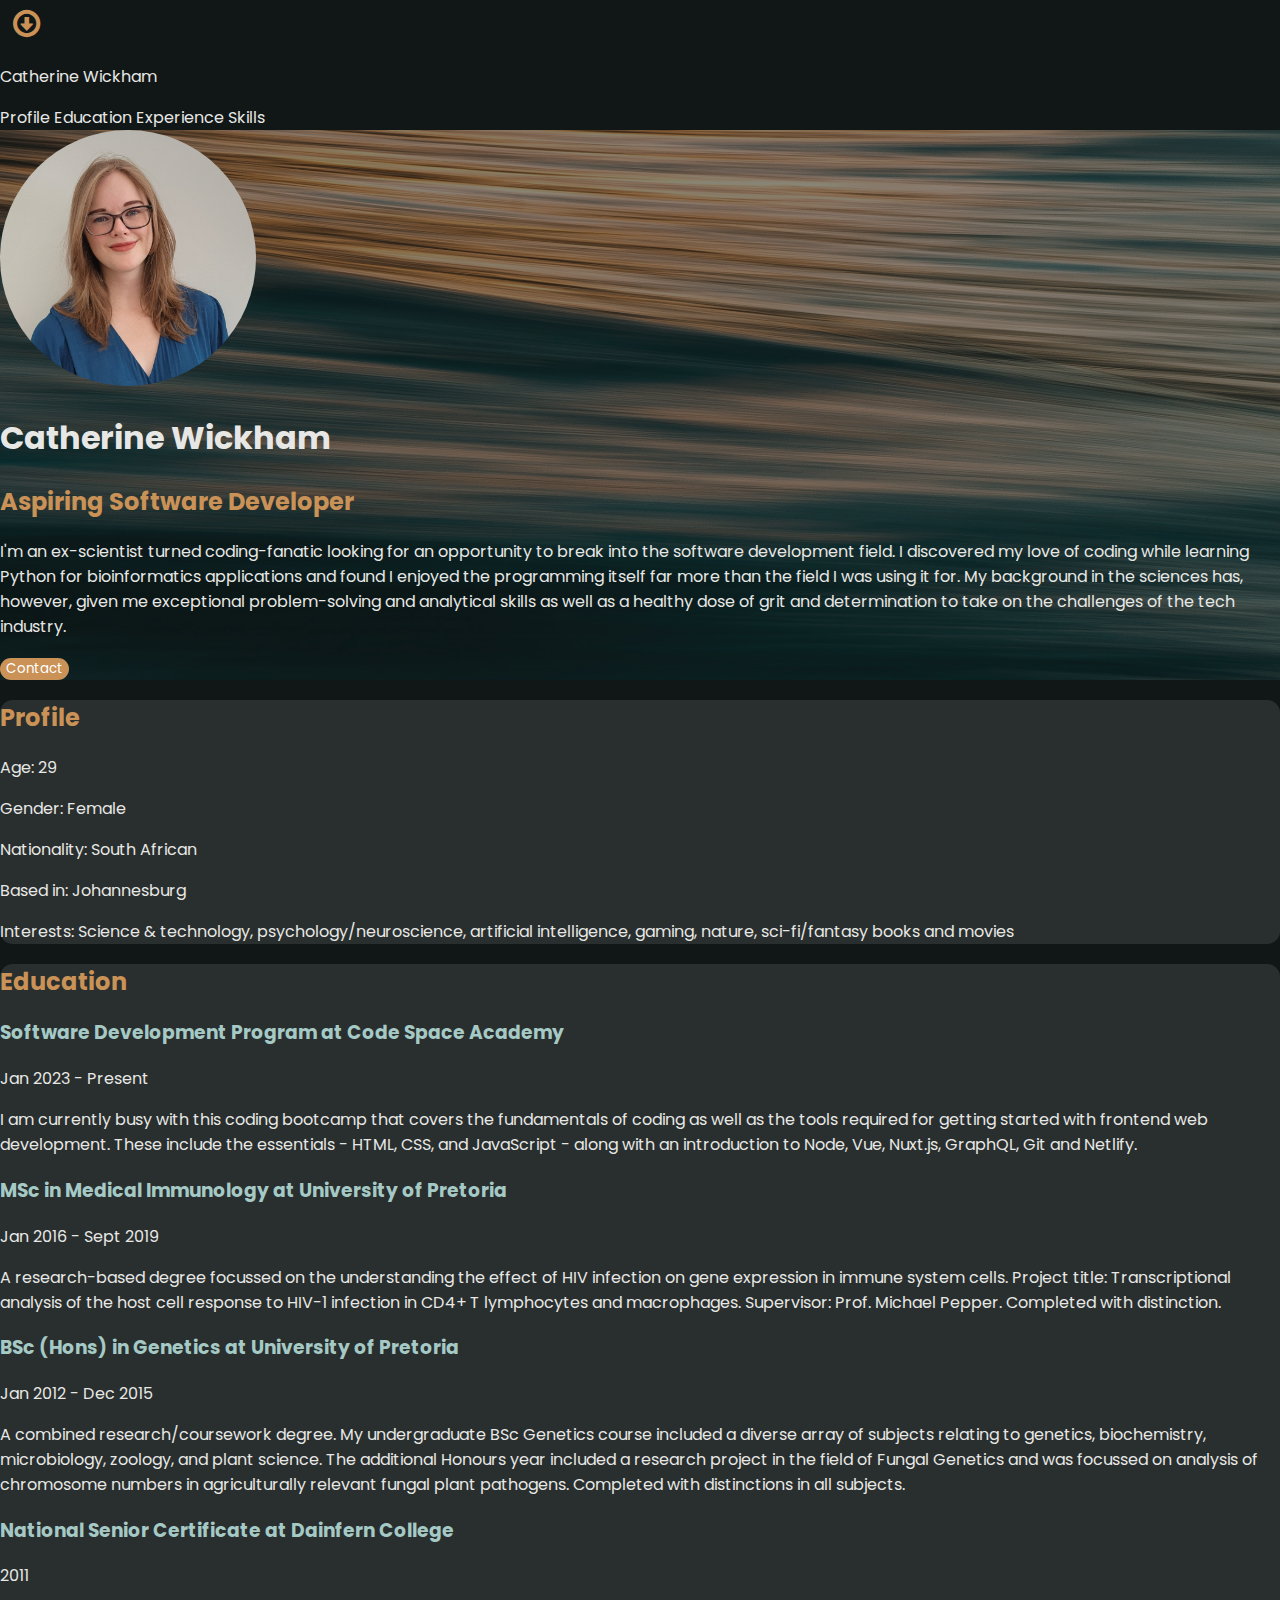
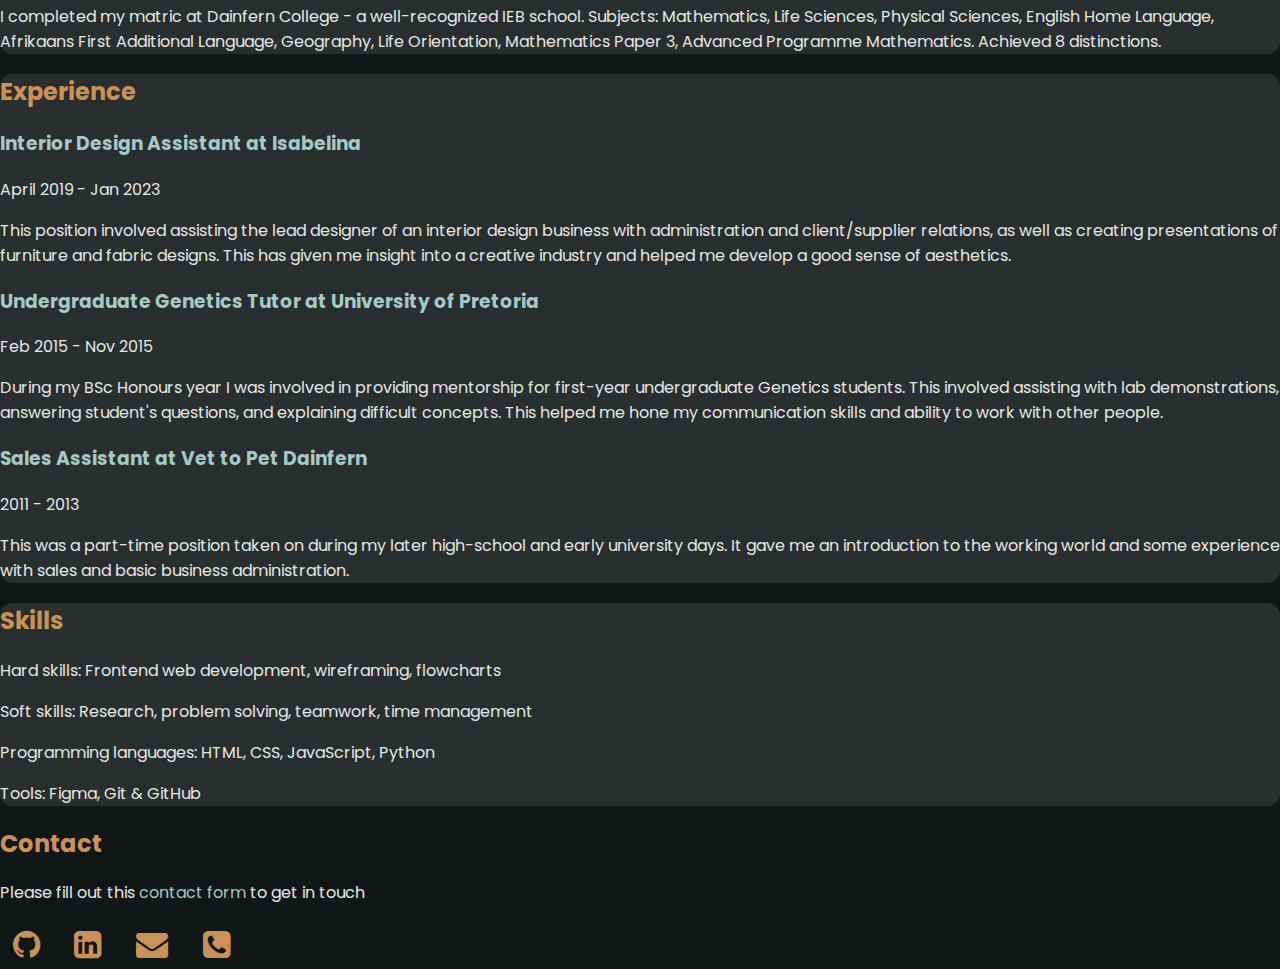
<file: index.html>
<!DOCTYPE html>
<html lang="en">
  <head>
    <meta charset="UTF-8" />
    <meta name="viewport" content="width=device-width, initial-scale=1.0" />
    <meta http-equiv="X-UA-Compatible" content="ie=edge" />
    <title>Catherine Wickham Digital Resumé</title>
    <link
      rel="stylesheet"
      href="https://fonts.googleapis.com/css2?family=Poppins"
    />
    <link
      rel="stylesheet"
      href="https://cdnjs.cloudflare.com/ajax/libs/font-awesome/4.7.0/css/font-awesome.min.css"
    />
    <link rel="stylesheet" href="/css/stylesheet.css" />
  </head>
  <body>
    <!-- ====== Nagivation Bar ====== -->
    <nav>
      <a
        class="icons"
        id="downloadCV"
        title="Download CV"
        href="resources/CatherineWickhamCV_June_2022.pdf"
        download="catherineWickhamCV"
        ><i class="fa fa-arrow-circle-o-down" aria-hidden="true"></i>
      </a>
      <p id="navTitle">Catherine Wickham</p>
      <a class="navButton" href="#profile">Profile</a>
      <a class="navButton" href="#education">Education</a>
      <a class="navButton" href="#experience">Experience</a>
      <a class="navButton" href="#skills">Skills</a>
    </nav>
    <!-- ======= Hero Section ====== -->
    <div id="headerBackground">
      <header>
        <picture>
          <source
            srcset="images/profilePicSmall.jpg"
            media="(max-width: 425px)"
          />
          <img
            id="profilePicture"
            src="images/profilePicLarge.jpg"
            alt="Profile Picture"
            width="175"
          />
        </picture>

        <section id="heroContent">
          <hgroup>
            <h1>Catherine Wickham</h1>
            <h2>Aspiring Software Developer</h2>
          </hgroup>
          <p id="heroText">
            I'm an ex-scientist turned coding-fanatic looking for an opportunity
            to break into the software development field. I discovered my love
            of coding while learning Python for bioinformatics applications and
            found I enjoyed the programming itself far more than the field I was
            using it for. My background in the sciences has, however, given me
            exceptional problem-solving and analytical skills as well as a
            healthy dose of grit and determination to take on the challenges of
            the tech industry.
          </p>
          <button>
            <a class="heroButton" href="#contactHeading">Contact</a>
          </button>
        </section>
      </header>
    </div>

    <!-- ====== Main Article ====== -->

    <!-- ====== Profile Section ====== -->
    <main>
      <section class="mainSection" id="profile">
        <h2>Profile</h2>
        <div id="profileText">
          <p>Age: 29</p>
          <p>Gender: Female</p>
          <p>Nationality: South African</p>
          <p>Based in: Johannesburg</p>
          <p>
            Interests: Science & technology, psychology/neuroscience, artificial
            intelligence, gaming, nature, sci-fi/fantasy books and movies
          </p>
        </div>
      </section>
      <!-- ====== Education Section ====== -->
      <section class="mainSection" id="education">
        <h2>Education</h2>

        <div class="sectionItem" id="educationItem1">
          <hgroup>
            <h3>
              Software Development Program at
              <a
                class="textLink"
                href="https://www.codespace.co.za/"
                target="_blank"
                >Code Space Academy</a
              >
            </h3>
            <p class="dates">Jan 2023 - Present</p>
          </hgroup>
          <p>
            I am currently busy with this coding bootcamp that covers the
            fundamentals of coding as well as the tools required for getting
            started with frontend web development. These include the essentials
            - HTML, CSS, and JavaScript - along with an introduction to Node,
            Vue, Nuxt.js, GraphQL, Git and Netlify.
          </p>
        </div>

        <div class="sectionItem" id="educationItem2">
          <hgroup>
            <h3>
              MSc in Medical Immunology at
              <a class="textLink" href="https://www.up.ac.za/" target="_blank"
                >University of Pretoria</a
              >
            </h3>
            <p class="dates">Jan 2016 - Sept 2019</p>
          </hgroup>
          <p>
            A research-based degree focussed on the understanding the effect of
            HIV infection on gene expression in immune system cells. Project
            title: Transcriptional analysis of the host cell response to HIV-1
            infection in CD4+ T lymphocytes and macrophages. Supervisor: Prof.
            Michael Pepper. Completed with distinction.
          </p>
        </div>

        <div class="sectionItem" id="educationItem3">
          <hgroup>
            <h3>
              BSc (Hons) in Genetics at
              <a class="textLink" href="https://www.up.ac.za/" target="_blank"
                >University of Pretoria</a
              >
            </h3>
            <p class="dates">Jan 2012 - Dec 2015</p>
          </hgroup>
          <p>
            A combined research/coursework degree. My undergraduate BSc Genetics
            course included a diverse array of subjects relating to genetics,
            biochemistry, microbiology, zoology, and plant science. The
            additional Honours year included a research project in the field of
            Fungal Genetics and was focussed on analysis of chromosome numbers
            in agriculturally relevant fungal plant pathogens. Completed with
            distinctions in all subjects.
          </p>
        </div>

        <div class="sectionItem" id="educationItem4">
          <hgroup>
            <h3>
              National Senior Certificate at
              <a
                class="textLink"
                href="https://www.dainferncollege.co.za/"
                target="_blank"
                >Dainfern College</a
              >
            </h3>
            <p class="dates">2011</p>
          </hgroup>
          <p>
            I completed my matric at Dainfern College - a well-recognized IEB
            school. Subjects: Mathematics, Life Sciences, Physical Sciences,
            English Home Language, Afrikaans First Additional Language,
            Geography, Life Orientation, Mathematics Paper 3, Advanced Programme
            Mathematics. Achieved 8 distinctions.
          </p>
        </div>
      </section>
      <!-- ====== Experience Section ====== -->
      <section class="mainSection" id="experience">
        <h2>Experience</h2>

        <div class="sectionItem" id="experienceItem1">
          <hgroup>
            <h3>
              Interior Design Assistant at
              <a
                class="textLink"
                href="https://www.isabelina.co.za/"
                target="_blank"
                >Isabelina</a
              >
            </h3>
            <p class="dates">April 2019 - Jan 2023</p>
          </hgroup>
          <p>
            This position involved assisting the lead designer of an interior
            design business with administration and client/supplier relations,
            as well as creating presentations of furniture and fabric designs.
            This has given me insight into a creative industry and helped me
            develop a good sense of aesthetics.
          </p>
        </div>

        <div class="sectionItem" id="experienceItem2">
          <hgroup>
            <h3>
              Undergraduate Genetics Tutor at
              <a class="textLink" href="https://www.up.ac.za/" target="_blank"
                >University of Pretoria</a
              >
            </h3>
            <p class="dates">Feb 2015 - Nov 2015</p>
          </hgroup>
          <p>
            During my BSc Honours year I was involved in providing mentorship
            for first-year undergraduate Genetics students. This involved
            assisting with lab demonstrations, answering student's questions,
            and explaining difficult concepts. This helped me hone my
            communication skills and ability to work with other people.
          </p>
        </div>

        <div class="sectionItem" id="experienceItem3">
          <hgroup>
            <h3>Sales Assistant at Vet to Pet Dainfern</h3>
            <p class="dates">2011 - 2013</p>
          </hgroup>
          <p>
            This was a part-time position taken on during my later high-school
            and early university days. It gave me an introduction to the working
            world and some experience with sales and basic business
            administration.
          </p>
        </div>
      </section>
      <!-- ====== Skills Section ====== -->
      <section class="mainSection" id="skills">
        <h2>Skills</h2>
        <div id="skillsText">
          <p>Hard skills: Frontend web development, wireframing, flowcharts</p>
          <p>
            Soft skills: Research, problem solving, teamwork, time management
          </p>
          <p>Programming languages: HTML, CSS, JavaScript, Python</p>
          <p>Tools: Figma, Git & GitHub</p>
        </div>
      </section>
    </main>
    <!-- ====== Contact Section ====== -->
    <div id="footerBackground">
      <footer>
        <h2 id="contactHeading">Contact</h2>
        <p id="contactText">
          Please fill out this
          <a class="textLink" href="https://www.isabelina.co.za/"
            >contact form</a
          >
          to get in touch
        </p>
        <div id="iconsBox">
          <a
            class="icons"
            title="Go to GitHub page"
            href="https://github.com/CatherineWickham"
            target="_blank"
            ><i class="fa fa-github" aria-hidden="true"></i>
          </a>
          <a
            class="icons"
            title="Go to LinkedIn page"
            href="https://www.linkedin.com/in/catherine-wickham-70b037258"
            target="_blank"
            ><i class="fa fa-linkedin-square" aria-hidden="true" ;></i>
          </a>
          <a
            class="icons"
            title="Send email"
            href="mailto: cathhwickham@gmail.com"
            target="_blank"
            ><i class="fa fa-envelope" aria-hidden="true"></i>
          </a>
          <a class="icons" title="Call" href="tel: +27716838349" target="_blank"
            ><i class="fa fa-phone-square" aria-hidden="true"></i>
          </a>
        </div>
      </footer>
    </div>
  </body>
</html>
</file>
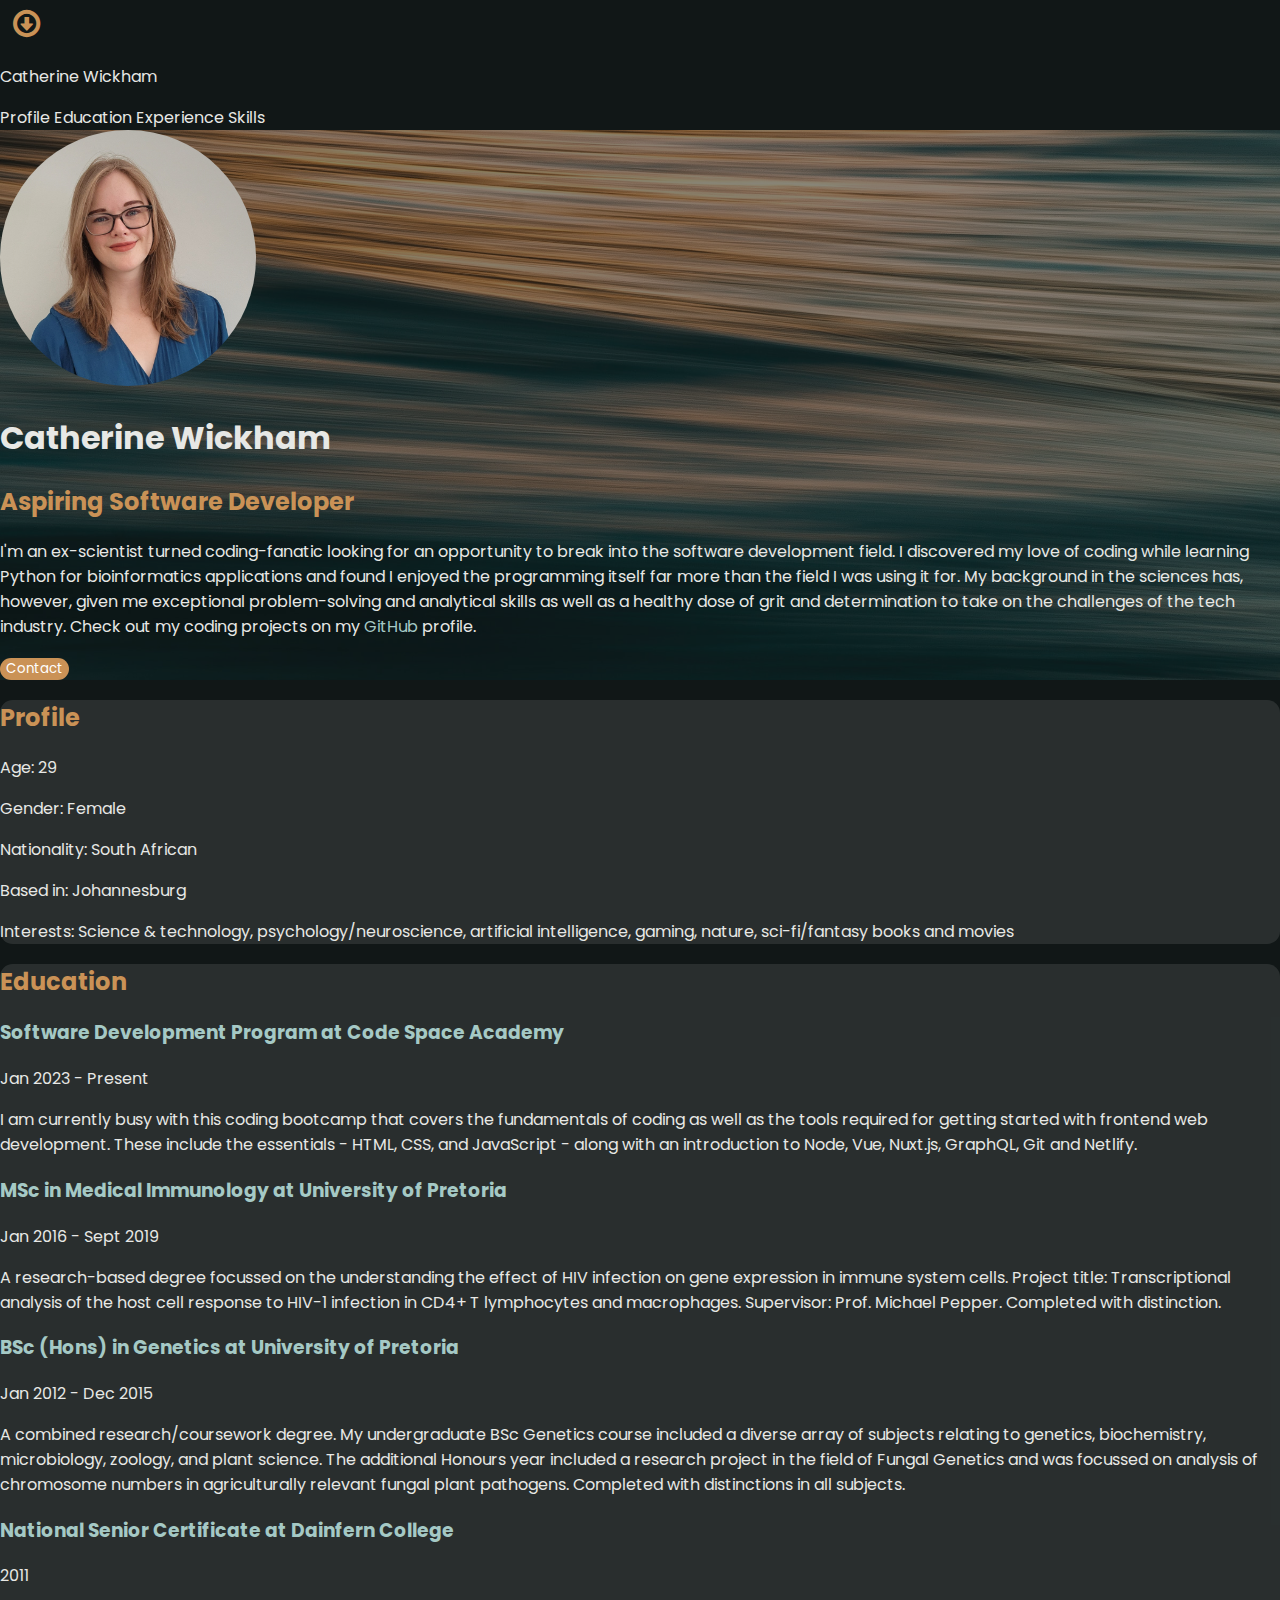
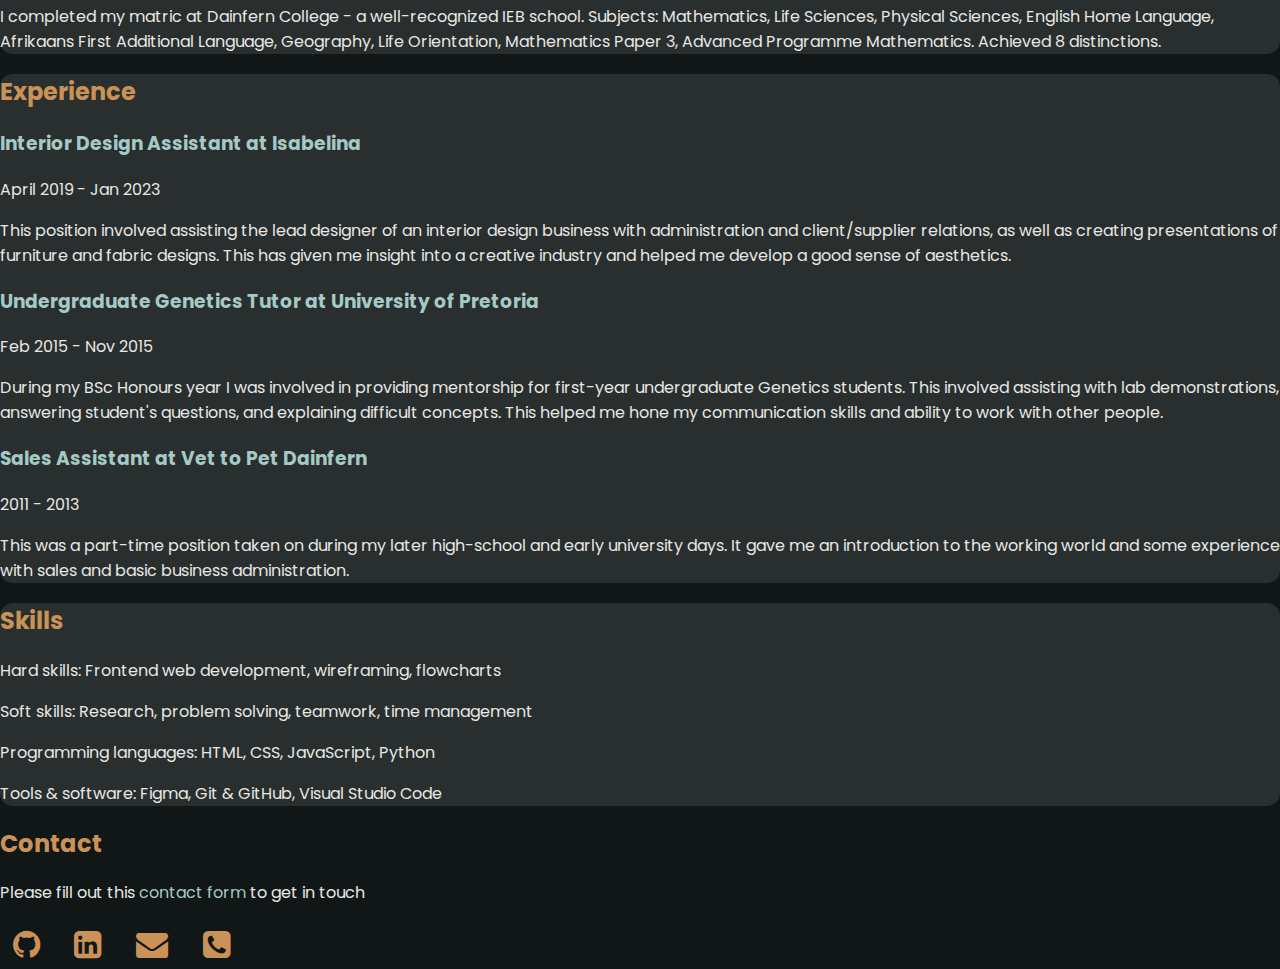
<file: CATWIC066_FTO2301_GroupB_CatherineWickham_ITW9_Final Resume/index.html>
<!DOCTYPE html>
<html lang="en">
  <head>
    <meta charset="UTF-8" />
    <meta name="viewport" content="width=device-width, initial-scale=1.0" />
    <meta http-equiv="X-UA-Compatible" content="ie=edge" />
    <title>Catherine Wickham Digital Resumé</title>
    <link
      rel="stylesheet"
      href="https://fonts.googleapis.com/css2?family=Poppins"
    />
    <link
      rel="stylesheet"
      href="https://cdnjs.cloudflare.com/ajax/libs/font-awesome/4.7.0/css/font-awesome.min.css"
    />
    <link rel="stylesheet" href="/css/stylesheet.css" />
  </head>
  <body>
    <!-- ====== Nagivation Bar ====== -->
    <nav>
      <a
        class="icons"
        id="downloadCV"
        title="Download CV"
        href="resources/CatherineWickhamCV_June_2022.pdf"
        download="catherineWickhamCV"
        ><i class="fa fa-arrow-circle-o-down" aria-hidden="true"></i>
      </a>
      <p id="navTitle">Catherine Wickham</p>
      <a class="navButton" href="#profile">Profile</a>
      <a class="navButton" href="#education">Education</a>
      <a class="navButton" href="#experience">Experience</a>
      <a class="navButton" href="#skills">Skills</a>
    </nav>
    <!-- ======= Hero Section ====== -->
    <div id="headerBackground">
      <header>
        <picture>
          <source
            srcset="images/profilePicSmall.jpg"
            media="(max-width: 425px)"
          />
          <img
            id="profilePicture"
            src="images/profilePicLarge.jpg"
            alt="Profile Picture"
            width="175"
          />
        </picture>

        <section id="heroContent">
          <hgroup>
            <h1>Catherine Wickham</h1>
            <h2>Aspiring Software Developer</h2>
          </hgroup>
          <p id="heroText">
            I'm an ex-scientist turned coding-fanatic looking for an opportunity
            to break into the software development field. I discovered my love
            of coding while learning Python for bioinformatics applications and
            found I enjoyed the programming itself far more than the field I was
            using it for. My background in the sciences has, however, given me
            exceptional problem-solving and analytical skills as well as a
            healthy dose of grit and determination to take on the challenges of
            the tech industry. Check out my coding projects on my
            <a
              class="textLink"
              href="https://github.com/CatherineWickham"
              target="_blank"
              >GitHub</a
            >
            profile.
          </p>
          <button>
            <a class="heroButton" href="#contactHeading">Contact</a>
          </button>
        </section>
      </header>
    </div>

    <!-- ====== Main Article ====== -->

    <!-- ====== Profile Section ====== -->
    <main>
      <section class="mainSection" id="profile">
        <h2>Profile</h2>
        <div id="profileText">
          <p>Age: 29</p>
          <p>Gender: Female</p>
          <p>Nationality: South African</p>
          <p>Based in: Johannesburg</p>
          <p>
            Interests: Science & technology, psychology/neuroscience, artificial
            intelligence, gaming, nature, sci-fi/fantasy books and movies
          </p>
        </div>
      </section>
      <!-- ====== Education Section ====== -->
      <section class="mainSection" id="education">
        <h2>Education</h2>

        <div class="sectionItem" id="educationItem1">
          <hgroup>
            <h3>
              Software Development Program at
              <a
                class="textLink"
                href="https://www.codespace.co.za/"
                target="_blank"
                >Code Space Academy</a
              >
            </h3>
            <p class="dates">Jan 2023 - Present</p>
          </hgroup>
          <p>
            I am currently busy with this coding bootcamp that covers the
            fundamentals of coding as well as the tools required for getting
            started with frontend web development. These include the essentials
            - HTML, CSS, and JavaScript - along with an introduction to Node,
            Vue, Nuxt.js, GraphQL, Git and Netlify.
          </p>
        </div>

        <div class="sectionItem" id="educationItem2">
          <hgroup>
            <h3>
              MSc in Medical Immunology at
              <a class="textLink" href="https://www.up.ac.za/" target="_blank"
                >University of Pretoria</a
              >
            </h3>
            <p class="dates">Jan 2016 - Sept 2019</p>
          </hgroup>
          <p>
            A research-based degree focussed on the understanding the effect of
            HIV infection on gene expression in immune system cells. Project
            title: Transcriptional analysis of the host cell response to HIV-1
            infection in CD4+ T lymphocytes and macrophages. Supervisor: Prof.
            Michael Pepper. Completed with distinction.
          </p>
        </div>

        <div class="sectionItem" id="educationItem3">
          <hgroup>
            <h3>
              BSc (Hons) in Genetics at
              <a class="textLink" href="https://www.up.ac.za/" target="_blank"
                >University of Pretoria</a
              >
            </h3>
            <p class="dates">Jan 2012 - Dec 2015</p>
          </hgroup>
          <p>
            A combined research/coursework degree. My undergraduate BSc Genetics
            course included a diverse array of subjects relating to genetics,
            biochemistry, microbiology, zoology, and plant science. The
            additional Honours year included a research project in the field of
            Fungal Genetics and was focussed on analysis of chromosome numbers
            in agriculturally relevant fungal plant pathogens. Completed with
            distinctions in all subjects.
          </p>
        </div>

        <div class="sectionItem" id="educationItem4">
          <hgroup>
            <h3>
              National Senior Certificate at
              <a
                class="textLink"
                href="https://www.dainferncollege.co.za/"
                target="_blank"
                >Dainfern College</a
              >
            </h3>
            <p class="dates">2011</p>
          </hgroup>
          <p>
            I completed my matric at Dainfern College - a well-recognized IEB
            school. Subjects: Mathematics, Life Sciences, Physical Sciences,
            English Home Language, Afrikaans First Additional Language,
            Geography, Life Orientation, Mathematics Paper 3, Advanced Programme
            Mathematics. Achieved 8 distinctions.
          </p>
        </div>
      </section>
      <!-- ====== Experience Section ====== -->
      <section class="mainSection" id="experience">
        <h2>Experience</h2>

        <div class="sectionItem" id="experienceItem1">
          <hgroup>
            <h3>
              Interior Design Assistant at
              <a
                class="textLink"
                href="https://www.isabelina.co.za/"
                target="_blank"
                >Isabelina</a
              >
            </h3>
            <p class="dates">April 2019 - Jan 2023</p>
          </hgroup>
          <p>
            This position involved assisting the lead designer of an interior
            design business with administration and client/supplier relations,
            as well as creating presentations of furniture and fabric designs.
            This has given me insight into a creative industry and helped me
            develop a good sense of aesthetics.
          </p>
        </div>

        <div class="sectionItem" id="experienceItem2">
          <hgroup>
            <h3>
              Undergraduate Genetics Tutor at
              <a class="textLink" href="https://www.up.ac.za/" target="_blank"
                >University of Pretoria</a
              >
            </h3>
            <p class="dates">Feb 2015 - Nov 2015</p>
          </hgroup>
          <p>
            During my BSc Honours year I was involved in providing mentorship
            for first-year undergraduate Genetics students. This involved
            assisting with lab demonstrations, answering student's questions,
            and explaining difficult concepts. This helped me hone my
            communication skills and ability to work with other people.
          </p>
        </div>

        <div class="sectionItem" id="experienceItem3">
          <hgroup>
            <h3>Sales Assistant at Vet to Pet Dainfern</h3>
            <p class="dates">2011 - 2013</p>
          </hgroup>
          <p>
            This was a part-time position taken on during my later high-school
            and early university days. It gave me an introduction to the working
            world and some experience with sales and basic business
            administration.
          </p>
        </div>
      </section>
      <!-- ====== Skills Section ====== -->
      <section class="mainSection" id="skills">
        <h2>Skills</h2>
        <div id="skillsText">
          <p>Hard skills: Frontend web development, wireframing, flowcharts</p>
          <p>
            Soft skills: Research, problem solving, teamwork, time management
          </p>
          <p>Programming languages: HTML, CSS, JavaScript, Python</p>
          <p>Tools & software: Figma, Git & GitHub, Visual Studio Code</p>
        </div>
      </section>
    </main>
    <!-- ====== Contact Section ====== -->
    <div id="footerBackground">
      <footer>
        <h2 id="contactHeading">Contact</h2>
        <p id="contactText">
          Please fill out this
          <a class="textLink" href="https://www.isabelina.co.za/"
            >contact form</a
          >
          to get in touch
        </p>
        <div id="iconsBox">
          <a
            class="icons"
            title="Go to GitHub page"
            href="https://github.com/CatherineWickham"
            target="_blank"
            ><i class="fa fa-github" aria-hidden="true"></i>
          </a>
          <a
            class="icons"
            title="Go to LinkedIn page"
            href="https://www.linkedin.com/in/catherine-wickham-70b037258"
            target="_blank"
            ><i class="fa fa-linkedin-square" aria-hidden="true" ;></i>
          </a>
          <a
            class="icons"
            title="Send email"
            href="mailto: cathhwickham@gmail.com"
            target="_blank"
            ><i class="fa fa-envelope" aria-hidden="true"></i>
          </a>
          <a class="icons" title="Call" href="tel: +27716838349" target="_blank"
            ><i class="fa fa-phone-square" aria-hidden="true"></i>
          </a>
        </div>
      </footer>
    </div>
  </body>
</html>
</file>
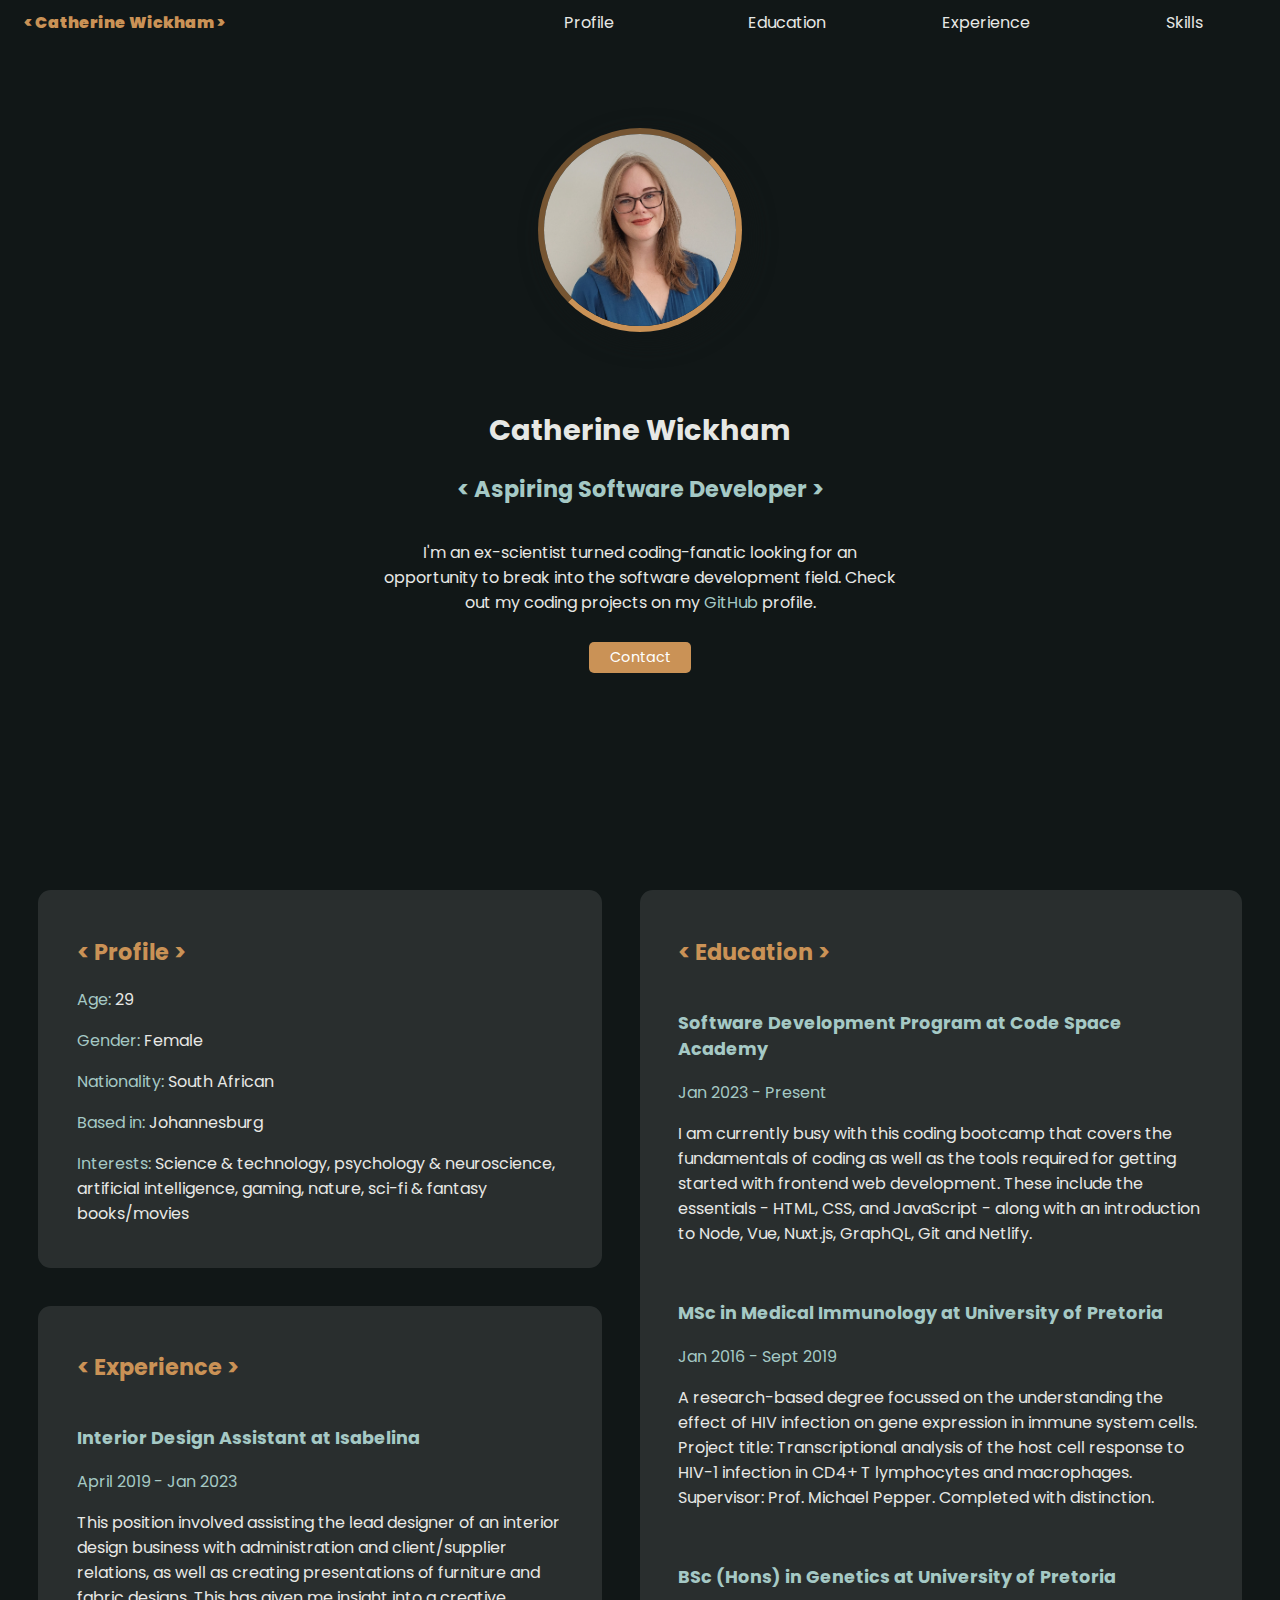
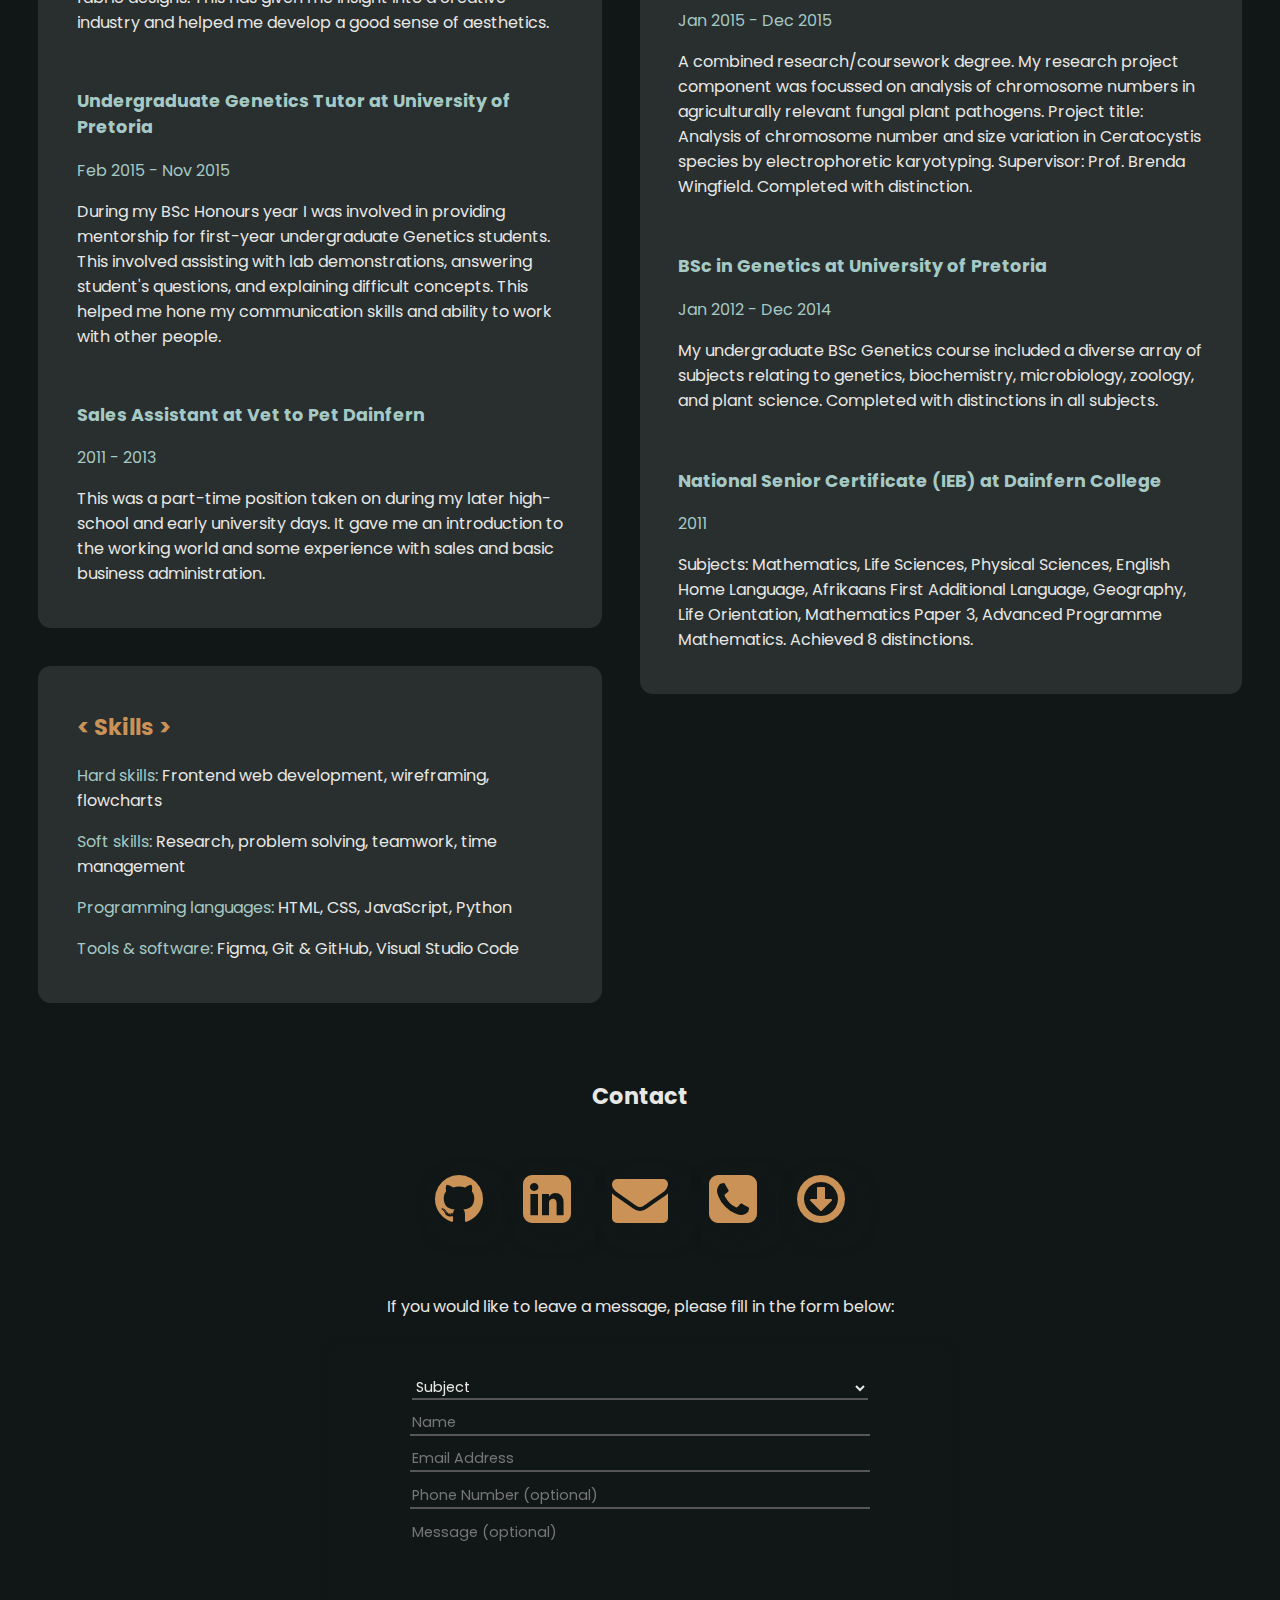
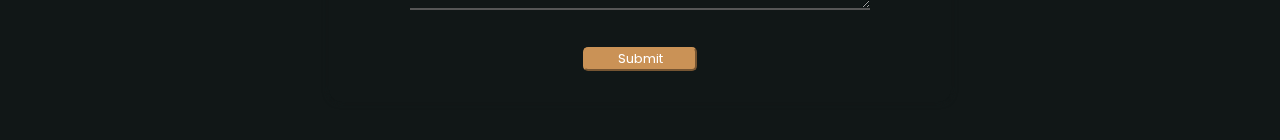
<file: CATWIC066_FTO2301_GroupB_CatherineWickham_ITW9_FinalResume/index.html>
<!DOCTYPE html>
<html lang="en">
  <head>
    <!-- Google tag (gtag.js) -->
    <script
      async
      src="https://www.googletagmanager.com/gtag/js?id=G-JCQTL9LBV5"
    ></script>
    <script>
      window.dataLayer = window.dataLayer || [];
      function gtag() {
        dataLayer.push(arguments);
      }
      gtag("js", new Date());

      gtag("config", "G-JCQTL9LBV5");
    </script>

    <meta charset="UTF-8" />
    <meta name="viewport" content="width=device-width, initial-scale=1.0" />
    <meta http-equiv="X-UA-Compatible" content="ie=edge" />
    <title>Catherine Wickham Digital Resumé</title>
    <link
      rel="stylesheet"
      href="https://fonts.googleapis.com/css2?family=Poppins"
    />
    <link
      rel="stylesheet"
      href="https://cdnjs.cloudflare.com/ajax/libs/font-awesome/4.7.0/css/font-awesome.min.css"
    />
    <link rel="stylesheet" href="css/stylesheet.css" />
  </head>
  <body>
    <!-- ====== Nagivation Bar start====== -->
    <nav>
      <div id="navTitle">&lt; Catherine Wickham &gt;</div>
      <a class="navButton" href="#profile">Profile</a>
      <a class="navButton" href="#education">Education</a>
      <a class="navButton" href="#experience">Experience</a>
      <a class="navButton" href="#skills">Skills</a>
    </nav>
    <!-- ====== Nagivation Bar end ====== -->

    <!-- ======= Hero Section start====== -->
    <div id="headerBackground">
      <header>
        <picture id="profilePictureOuter">
          <source
            srcset="images/profilePicSmall.jpg"
            media="(max-width: 500px)"
          />
          <img
            id="profilePicture"
            src="images/profilePicLarge.jpg"
            alt="Profile Picture"
            width="175"
          />
        </picture>

        <section id="heroContent">
          <hgroup>
            <h1>Catherine Wickham</h1>
            <h2 id="careerTitle">&lt; Aspiring Software Developer &gt;</h2>
          </hgroup>
          <p id="heroText">
            I'm an ex-scientist turned coding-fanatic looking for an opportunity
            to break into the software development field. Check out my coding
            projects on my
            <a
              class="textLink"
              href="https://github.com/CatherineWickham"
              target="_blank"
              >GitHub</a
            >
            profile.
          </p>
          <button>
            <a class="heroButton" href="#contactHeading">Contact</a>
          </button>
        </section>
      </header>
    </div>
    <!-- ======= Hero Section end ====== -->

    <!-- ====== Main Content column 1 start====== -->
    <main>
      <div id="mainColumn1">
        <!-- ====== Profile Section start ====== -->
        <section class="mainSection" id="profile">
          <h2>&lt; Profile &gt;</h2>
          <div id="profileText">
            <p><span class="accent">Age:</span> 29</p>
            <p><span class="accent">Gender:</span> Female</p>
            <p><span class="accent">Nationality:</span> South African</p>
            <p><span class="accent">Based in:</span> Johannesburg</p>
            <p>
              <span class="accent">Interests:</span> Science & technology,
              psychology & neuroscience, artificial intelligence, gaming,
              nature, sci-fi & fantasy books/movies
            </p>
          </div>
        </section>
        <!-- ====== Profile Section end ====== -->

        <!-- ====== Experience Section start ====== -->
        <section class="mainSection" id="experience">
          <h2>&lt; Experience &gt;</h2>

          <div class="sectionItem" id="experienceItem1">
            <hgroup>
              <h3>
                Interior Design Assistant at
                <a
                  class="textLink"
                  href="https://www.isabelina.co.za/"
                  target="_blank"
                  >Isabelina</a
                >
              </h3>
              <p class="accent">April 2019 - Jan 2023</p>
            </hgroup>
            <p>
              This position involved assisting the lead designer of an interior
              design business with administration and client/supplier relations,
              as well as creating presentations of furniture and fabric designs.
              This has given me insight into a creative industry and helped me
              develop a good sense of aesthetics.
            </p>
          </div>

          <div class="sectionItem" id="experienceItem2">
            <hgroup>
              <h3>
                Undergraduate Genetics Tutor at
                <a class="textLink" href="https://www.up.ac.za/" target="_blank"
                  >University of Pretoria</a
                >
              </h3>
              <p class="accent">Feb 2015 - Nov 2015</p>
            </hgroup>
            <p>
              During my BSc Honours year I was involved in providing mentorship
              for first-year undergraduate Genetics students. This involved
              assisting with lab demonstrations, answering student's questions,
              and explaining difficult concepts. This helped me hone my
              communication skills and ability to work with other people.
            </p>
          </div>

          <div class="sectionItem" id="experienceItem3">
            <hgroup>
              <h3>Sales Assistant at Vet to Pet Dainfern</h3>
              <p class="accent">2011 - 2013</p>
            </hgroup>
            <p>
              This was a part-time position taken on during my later high-school
              and early university days. It gave me an introduction to the
              working world and some experience with sales and basic business
              administration.
            </p>
          </div>
        </section>
        <!-- ====== Experience Section end ====== -->

        <!-- ====== Skills Section start ====== -->
        <section class="mainSection" id="skills">
          <h2>&lt; Skills &gt;</h2>
          <div id="skillsText">
            <p>
              <span class="accent">Hard skills:</span> Frontend web development,
              wireframing, flowcharts
            </p>
            <p>
              <span class="accent">Soft skills:</span> Research, problem
              solving, teamwork, time management
            </p>
            <p>
              <span class="accent">Programming languages:</span> HTML, CSS,
              JavaScript, Python
            </p>
            <p>
              <span class="accent">Tools & software:</span> Figma, Git & GitHub,
              Visual Studio Code
            </p>
          </div>
        </section>
        <!-- ====== Skills Section end ====== -->
      </div>
      <!-- ====== Main Content column 1 end====== -->

      <!-- ====== Main Content column 2 start====== -->
      <div id="mainColumn2">
        <!-- ====== Education Section start ====== -->
        <section class="mainSection" id="education">
          <h2>&lt; Education &gt;</h2>

          <div class="sectionItem" id="educationItem1">
            <hgroup>
              <h3>
                Software Development Program at
                <a
                  class="textLink"
                  href="https://www.codespace.co.za/"
                  target="_blank"
                  >Code Space Academy</a
                >
              </h3>
              <p class="accent">Jan 2023 - Present</p>
            </hgroup>
            <p>
              I am currently busy with this coding bootcamp that covers the
              fundamentals of coding as well as the tools required for getting
              started with frontend web development. These include the
              essentials - HTML, CSS, and JavaScript - along with an
              introduction to Node, Vue, Nuxt.js, GraphQL, Git and Netlify.
            </p>
          </div>

          <div class="sectionItem" id="educationItem2">
            <hgroup>
              <h3>
                MSc in Medical Immunology at
                <a class="textLink" href="https://www.up.ac.za/" target="_blank"
                  >University of Pretoria</a
                >
              </h3>
              <p class="accent">Jan 2016 - Sept 2019</p>
            </hgroup>
            <p>
              A research-based degree focussed on the understanding the effect
              of HIV infection on gene expression in immune system cells.
              Project title: Transcriptional analysis of the host cell response
              to HIV-1 infection in CD4+ T lymphocytes and macrophages.
              Supervisor: Prof. Michael Pepper. Completed with distinction.
            </p>
          </div>

          <div class="sectionItem" id="educationItem3">
            <hgroup>
              <h3>
                BSc (Hons) in Genetics at
                <a class="textLink" href="https://www.up.ac.za/" target="_blank"
                  >University of Pretoria</a
                >
              </h3>
              <p class="accent">Jan 2015 - Dec 2015</p>
            </hgroup>
            <p>
              A combined research/coursework degree. My research project
              component was focussed on analysis of chromosome numbers in
              agriculturally relevant fungal plant pathogens. Project title:
              Analysis of chromosome number and size variation in Ceratocystis
              species by electrophoretic karyotyping. Supervisor: Prof. Brenda
              Wingfield. Completed with distinction.
            </p>
          </div>

          <div class="sectionItem" id="educationItem4">
            <hgroup>
              <h3>
                BSc in Genetics at
                <a class="textLink" href="https://www.up.ac.za/" target="_blank"
                  >University of Pretoria</a
                >
              </h3>
              <p class="accent">Jan 2012 - Dec 2014</p>
            </hgroup>
            <p>
              My undergraduate BSc Genetics course included a diverse array of
              subjects relating to genetics, biochemistry, microbiology,
              zoology, and plant science. Completed with distinctions in all
              subjects.
            </p>
          </div>

          <div class="sectionItem" id="educationItem5">
            <hgroup>
              <h3>
                National Senior Certificate (IEB) at
                <a
                  class="textLink"
                  href="https://www.dainferncollege.co.za/"
                  target="_blank"
                  >Dainfern College</a
                >
              </h3>
              <p class="accent">2011</p>
            </hgroup>
            <p>
              Subjects: Mathematics, Life Sciences, Physical Sciences, English
              Home Language, Afrikaans First Additional Language, Geography,
              Life Orientation, Mathematics Paper 3, Advanced Programme
              Mathematics. Achieved 8 distinctions.
            </p>
          </div>
        </section>
        <!-- ====== Education Section end ====== -->
      </div>
    </main>
    <!-- ====== Main Content column 2 end====== -->

    <!-- ====== Contact Section start ====== -->
    <div id="footerBackground">
      <footer>
        <h2 id="contactHeading">Contact</h2>
        <div id="iconsBox">
          <a
            class="icons"
            title="Go to GitHub page"
            href="https://github.com/CatherineWickham"
            target="_blank"
            ><i class="fa fa-github" aria-hidden="true"></i>
          </a>
          <a
            class="icons"
            title="Go to LinkedIn page"
            href="https://www.linkedin.com/in/catherine-wickham-70b037258"
            target="_blank"
            ><i class="fa fa-linkedin-square" aria-hidden="true" ;></i>
          </a>
          <a
            class="icons"
            title="Send email"
            href="mailto: cathhwickham@gmail.com"
            target="_blank"
            ><i class="fa fa-envelope" aria-hidden="true"></i>
          </a>
          <a class="icons" title="Call" href="tel: +27716838349" target="_blank"
            ><i class="fa fa-phone-square" aria-hidden="true"></i>
          </a>
          <a
            class="icons"
            id="downloadCV"
            title="Download CV"
            href="resources/Catherine_Wickham_CV.pdf"
            download="Catherine_Wickham_CV"
            ><i class="fa fa-arrow-circle-o-down" aria-hidden="true"></i>
          </a>
        </div>
        <p id="contactText">
          If you would like to leave a message, please fill in the form below:
        </p>
        <form
          action="https://formsubmit.co/cathhwickham@gmail.com"
          method="POST"
        >
          <select id="subject" name="subject" required>
            <option value="None">Subject</option>
            <option value="Job Offer">Job Opportunity</option>
            <option value="General">General Enquiry</option>
          </select>

          <input
            type="text"
            id="name"
            name="name"
            placeholder="Name"
            required
          />

          <input
            type="email"
            id="emailAddress"
            name="emailAddress"
            placeholder="Email Address"
            required
          />

          <input
            type="tel"
            id="phoneNumber"
            name="phoneNumber"
            placeholder="Phone Number (optional)"
          />

          <textarea
            id="message"
            name="message"
            cols="45"
            rows="4"
            placeholder="Message (optional)"
          ></textarea>
          <br />
          <input type="submit" id="formSubmit" />
          <input
            type="hidden"
            name="_subject"
            value="Resume contact form response"
          />
          <input type="hidden" name="_template" value="box" />
        </form>
      </footer>
    </div>
    <!-- ====== Contact Section end ====== -->
  </body>
</html>
</file>
<file: css/stylesheet.css>
/* General */

body {
    font-family: Poppins;
    background-color: #111717;
    margin: 0px;
}

main{
    background-color: rgb(17, 23, 23);
}

nav {
    background-color: rgb(17, 23, 23);
}

#headerBackground {
    background-image: url(/images/backgroundLarge.jpg);
    background-repeat:no-repeat ;
    background-size:100% ;
    background-attachment:fixed;
    background-position: center;
}

header {
    background-color: rgb(17, 23, 23, 0.5);
    width: 100%;
}

#footerBackground {
    background-image: url(/images/backgroundLarge.jpg);
    background-repeat:no-repeat ;
    background-size:100% ;
    background-attachment:fixed;
}

footer {
    background-color: rgb(17, 23, 23, 0.5);
    width: 100%;
}

#profilePicture {
    border-radius: 100%;
    height: 20vw;
    width: auto;
}

h1 {
    color: #E7E8E5;
}

h2 {
    color: #CA9256;
}

h3 {
    color: #A5C9C5;
}

p {
    color: #E7E8E5;
}

.icons {
    text-decoration: none;
    color: #CA9256;
    margin: 1%;
    font-size: 2em;
}

.mainSection {
    background-color: rgb(255, 255, 255, 0.1);
    border-radius: 1vw;
}

a.navButton {
    color: #E7E8E5;
    text-decoration: none;
  }
  
a.navButton:hover {
    background-color: rgb(59, 82, 83, 0.5);
  }

button {
    background-color: #CA9256; 
    border-style: none;
    border-radius: 1vw;
    font-family: Poppins;
}

a.heroButton {
    text-decoration: none;
    color: #FFFFFF;
}

a.textLink {
    color: #A5C9C5;
    text-decoration: none;
}

a.textLink:hover {
    text-decoration: underline;
}
</file>
<file: CATWIC066_FTO2301_GroupB_CatherineWickham_ITW9_FinalResume/css/stylesheet.css>
/* General styling - font and background colours */

body {
    font-family: Poppins;
    background-color: #111717;
    margin: 0px;
    font-size: 1em;
}

h1 {
    color: #E7E8E5;
    font-size: 1.8em;
}

h2 {
    color: #CA9256;
    font-size: 1.4em;
}

h3 {
    color: #A5C9C5;
    font-size: 1.1em;
}

p {
    color: #E7E8E5;
}

.accent {
    color: #A5C9C5;
}

a.textLink {
    color: #A5C9C5;
    text-decoration: none;
}

a.textLink:hover {
    text-decoration: underline;
}

/* Navbar styling */

nav {
    background-color: rgb(17, 23, 23);
    display:grid;
    grid-template-columns: 1fr 15% 15% 15% 15% ;
    grid-template-rows: 6vh;
    grid-gap: 0.5%;
    width: 100vw;
    position: fixed;
    z-index: 1;
    height: 4vh;
}

#navTitle {
    color: #CA9256;
    font-weight: 900;
    padding-left: 5%;
    display: grid;
    align-items: center;
    justify-items: left;
    height: 4vh;
}

a.navButton {
    color: #E7E8E5;
    text-decoration: none;
    display: grid;
    align-items: center;
    justify-items: center;
    height: 4vh;
}

a.navButton:hover {
    background-color: rgb(59, 82, 83, 0.5);
  }

/* Hero section styling */

header {
    background-color: rgb(17, 23, 23, 0.5);
    width: fit-content;
    padding: 10%;
    display: flex;
    align-items: center;
    flex-direction: column;
    text-align: center;
}

#headerBackground {
    background-image: url(https://images.unsplash.com/photo-1533998839656-76f5e4b2bccb?ixlib=rb-4.0.3&ixid=MnwxMjA3fDB8MHxwaG90by1wYWdlfHx8fGVufDB8fHx8&auto=format&fit=crop&w=627&q=80);
    background-repeat:no-repeat ;
    background-size:100% ;
    background-attachment:fixed;
    background-position: center;
}

#profilePicture {
    border-radius: 100%;
    height: 20vw;
    width: auto;
    filter: drop-shadow(0.5rem 0.5rem 0.75rem rgb(17, 23, 23, 0.8));
    border-style: inset;
    border-color: #CA9256;
    border-width: 0.5vw;
}

#heroContent {
    flex-wrap: wrap;
    margin: 5%;
    display: flex;
    justify-content: center;
    text-align: center;
}

#careerTitle {
    color: #A5C9C5;
}

a.heroButton {
    text-decoration: none;
    color: #FFFFFF;
}

button {
    background-color: #CA9256; 
    border-style: none;
    border-radius: 5px;
    font-family: Poppins;
    padding: 1%;
    padding-left: 4%;
    padding-right: 4%;
    margin-top: 2%;
    font-size: 1em;
}

/* Main content section styling */

main {
    background-color: rgb(17, 23, 23);
    display: flex;
}

#mainColumn1, #mainColumn2 {
    flex: 1;
}

.mainSection {
    background-color: rgb(255, 255, 255, 0.1);
    border-radius: 1vw;
    margin: 6%;
    padding: 4%;
    padding-left: 6%;
    padding-right: 6%;
}

.sectionItem {
    padding-top: 4%;
}

#experienceItem1, #educationItem1 {
    padding-top: 1%;
}

#education {
    margin-left: 0%;
}

/* Contact section/footer styling */

#footerBackground {
    background-image: url(https://images.unsplash.com/photo-1533998839656-76f5e4b2bccb?ixlib=rb-4.0.3&ixid=MnwxMjA3fDB8MHxwaG90by1wYWdlfHx8fGVufDB8fHx8&auto=format&fit=crop&w=627&q=80);
    background-repeat:no-repeat ;
    background-size:100% ;
    background-attachment:fixed;
    background-position: center;
    background-position-y: 40%;
}

footer {
    background-color: rgb(17, 23, 23, 0.5);
    width: 100%;
}

footer {
    display: flex;
    flex-direction: column;
    justify-content: center;
    align-items: center;
    text-align: center;
}

#contactHeading {
    width: 80%;
    margin-top: 3%;
    color: #E7E8E5;
}

.icons {
    text-decoration: none;
    color: #CA9256;
    font-size: 2em;
    padding-left:1%;
    padding-right:1%;
    filter: drop-shadow(0.5rem 0.5rem 0.75rem rgb(17, 23, 23, 0.8));
}

#iconsBox{
    text-align: center;
    margin: 2%;
    width:100%;
}

#contactText {
    width: 60%;
    margin: 2%;
}

/* Form styling */

form {
    background-color: #111717;
    border-radius: 1vw;
    filter: drop-shadow(0rem 0rem 0.2rem #111717);
    display: flex;
    justify-content: center;
    align-items: center;
    flex-direction: column;
    width: fit-content;
    padding: 2%;
    margin-bottom: 3%;
}

input, textarea, select {
    background-color: #111717;
    color: #E7E8E5;
    border-style: none;
    border-bottom: rgba(86, 86, 86,1) solid;
    border-width: 2px;
    font-family: Poppins;
    width: 80%;
    margin: 1%;
    font-size: 0.9em;
}

#formSubmit {
    background-color:#CA9256; 
    color: #ffffff;
    border-radius: 5px;
    border-color:#CA9256; 
    border-style: outset;
    border-width: 2px;
    width: 20%;
    font-size: 0.8em;
}

/* Icons animation */
@keyframes bounce {
    0% {transform: translateY(0px);}
    100% {transform: translateY(-8px);
    filter:opacity(70%);}
    }

.icons :hover {
    animation-name: bounce;
    animation-duration: 0.25s;
    animation-timing-function: ease-out;
    animation-iteration-count: infinite;
    animation-direction: alternate;
}

/* Profile pic animation */
@keyframes pop {
    0% {transform: scale(1);}
    50% {transform: scale(1.05);}
    100% {transform: scale(1);}
    }

#profilePictureOuter :hover {
    animation-name: pop;
    animation-duration: 0.5s;
    animation-timing-function: ease-in-out;
    animation-iteration-count: 1;
}

/* Modifications to styling to improve responsiveness */
/* ===================== Mobile ===================== */

@media screen and (max-width: 500px) {
    main{
        flex-direction: column;
    }
    #education {
        margin: 6%;
        margin-top: 0%
    }
    body{
        font-size: 0.7em;
    }
    nav {
        font-size: 2.5vw;
    }
    .icons {
        font-size: 9vw;
    }
    header {
        padding-top: 15%;
    }
    #profilePicture {
        height: 25vw;
        width: auto;
    }
    #headerBackground {
        background-position: top;
    }
    #footerBackground {
        background-position: bottom;
    }
    button {
        font-size: 2.5vw;
    }
}

/* ===================== Tablet ===================== */

@media screen and (min-width: 501px) {
    body{
        font-size: 0.7em;
    }
    nav {
        font-size: 2vw;
    }
    .icons {
        font-size: 4em;
    }
    button {
        font-size: 2vw;
    }
}

@media screen and (min-width: 768px) {
    body{
        font-size: 0.8em;
    }
    nav {
        font-size: 1.2em;
    }
    .icons {
        font-size: 3.5em;
    }
    button {
        font-size: 1.1em;
    }
    #profilePicture {
        height: 12em;
        width: auto;
    }
    #heroContent{
        width: 60%;
    }

}

/* ===================== Laptop ===================== */

@media screen and (min-width: 1024px) {
    body{
        font-size: 1em;
    }
    nav {
        font-size: 1em;
    }
    button {
        font-size: 0.9em;
    }

    nav, a.navButton, #navTitle {
        font-size: 1em;
        height: 5vh;
    }
    #heroContent{
        width: 50%;
    }
}

/* ===================== Large laptop ===================== */

@media screen and (min-width: 1440px) {
    body{
        font-size: 1.1em;
    }
    nav {
        font-size: 1.1em;
    }
    button {
        font-size: 1em;
    }
    #heroContent{
        width: 40%;
    }
}
</file>
